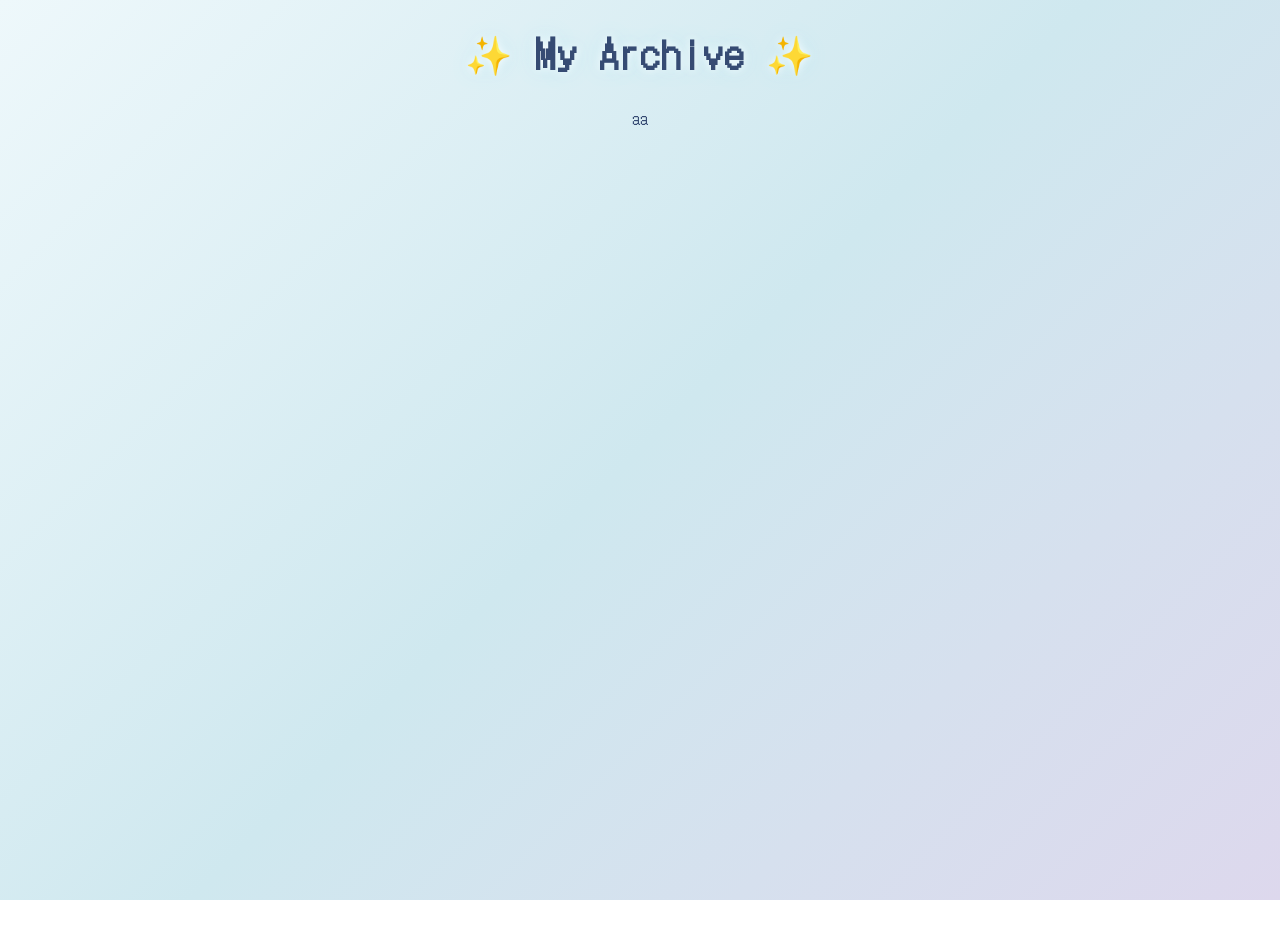
<file: index.html>
<!DOCTYPE html>
<html lang="ja">

<head>

    <meta charset="UTF-8">

    <title>My Archive</title>


    <!-- Google Fonts読み込み -->
    <!-- タイトル用：ドット風 -->
    <!-- 本文用：読みやすい丸ゴシック -->
    <link rel="preconnect" href="https://fonts.googleapis.com">
    <link rel="preconnect" href="https://fonts.gstatic.com" crossorigin>
    <link href="https://fonts.googleapis.com/css2?family=DotGothic16&family=Zen+Maru+Gothic&display=swap" rel="stylesheet">


    <!-- CSS読み込み -->
    <link rel="stylesheet" href="style.css">


</head>


<body>
    <!-- ローディング画面 -->
    <div id="loading">
        <h1>✨ My Archive ✨</h1>
        <p id="loadingText">NOW LOADING</p>
    </div>

    <!-- サイトタイトル -->
    <h1 id="title">
        My Archive
    </h1>


    <!-- サブタイトル -->
    <p>
        aa
    </p>



    <!-- カードを並べる箱 -->
    <div class="container">



        <!-- 箏曲部ページ -->
        <a href="pages/koto.html">

            <div class="card">
                <!-- カテゴリ名 -->
                <h3>
                    MUSIC
                </h3>
                <!-- 内容 -->
                <h2>
                    箏曲部
                </h2>
                <!-- 説明 -->
                <p>
                    Memory Record
                </p>
            </div>
        </a>

        <!-- ページ -->
        <a href="pages/kitchen.html">

            <div class="card">
                <h3>
                    COOKING
                </h3>
                <h2>
                    料理記録
                </h2>
                <p>
                    Record
                </p>
            </div>
        </a>

        <!-- 大学ページ -->
        <a href="pages/daigaku.html">
            <div class="card">
                <h3>
                    S
                </h3>
                <h2>
                    家事管理
                </h2>
                <p>
                    Record
                </p>
            </div>
        </a>

    </div>

    
<!-- JavaScriptファイルを読み込む -->
<script src="./script.js"></script>

</body>

</html>
</file>
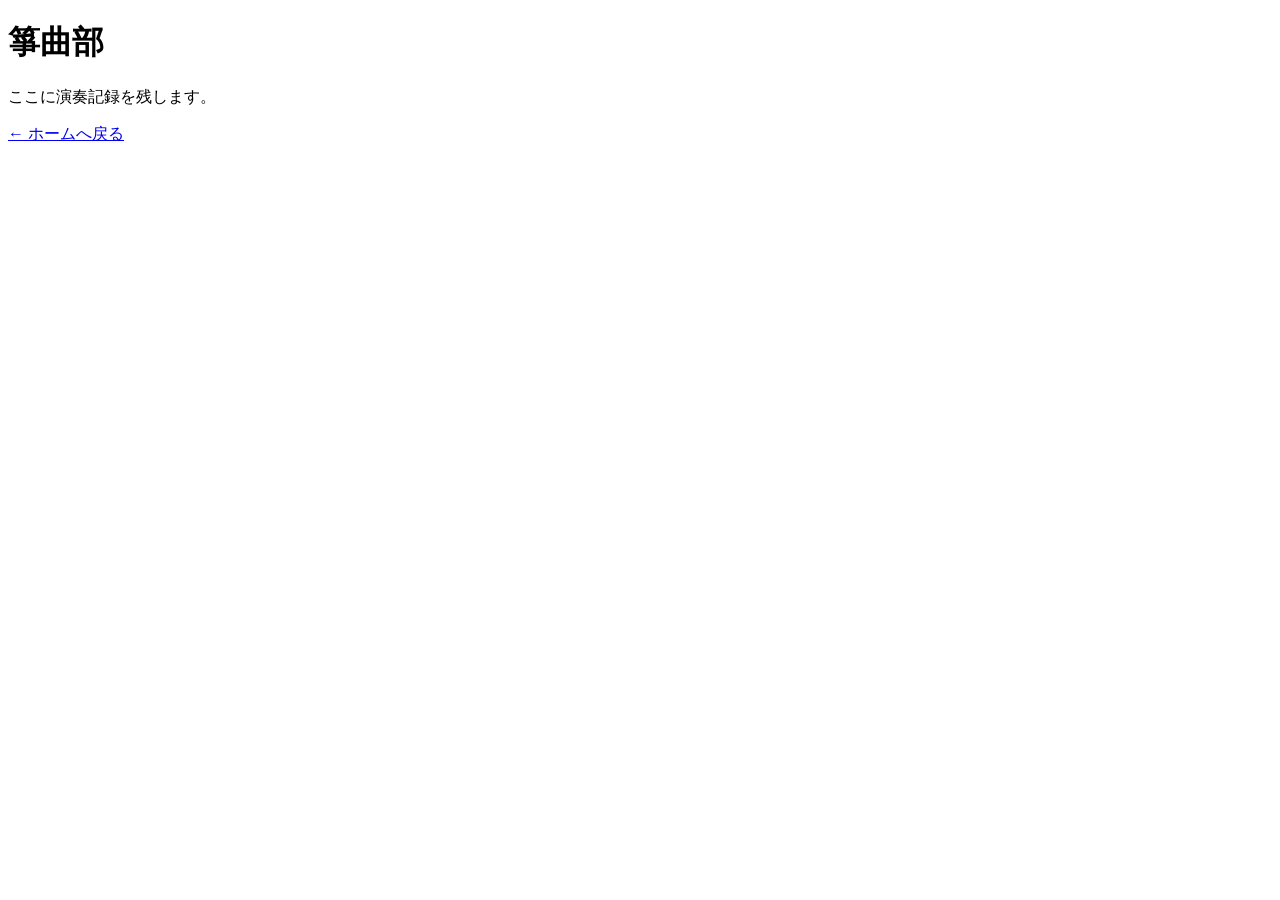
<file: pages/daigaku.html>
<!DOCTYPE html>
<html lang="ja">

<head>
    <meta charset="UTF-8">
    <title>箏曲部</title>
</head>

<body>

    <h1> 箏曲部</h1>

    <p>ここに演奏記録を残します。</p>

    <a href="../index.html">← ホームへ戻る</a>

</body>

</html>
</file>
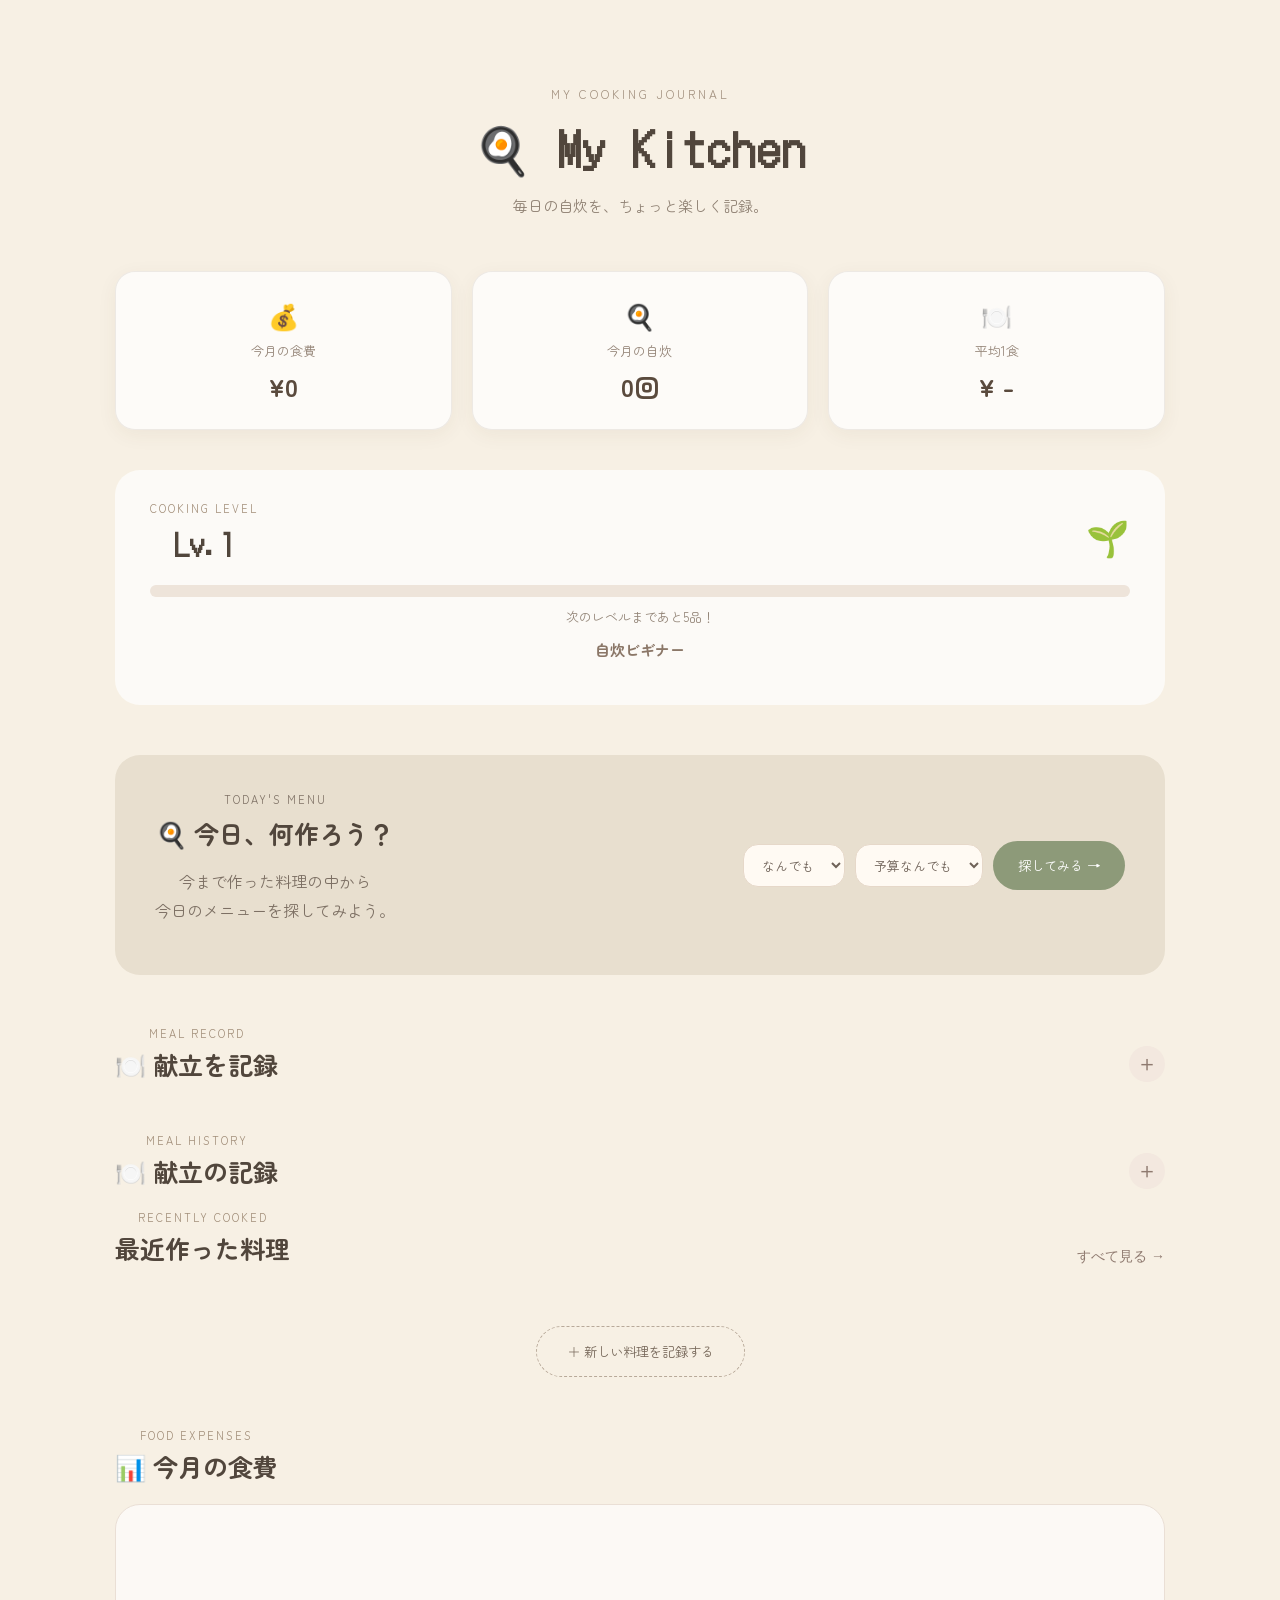
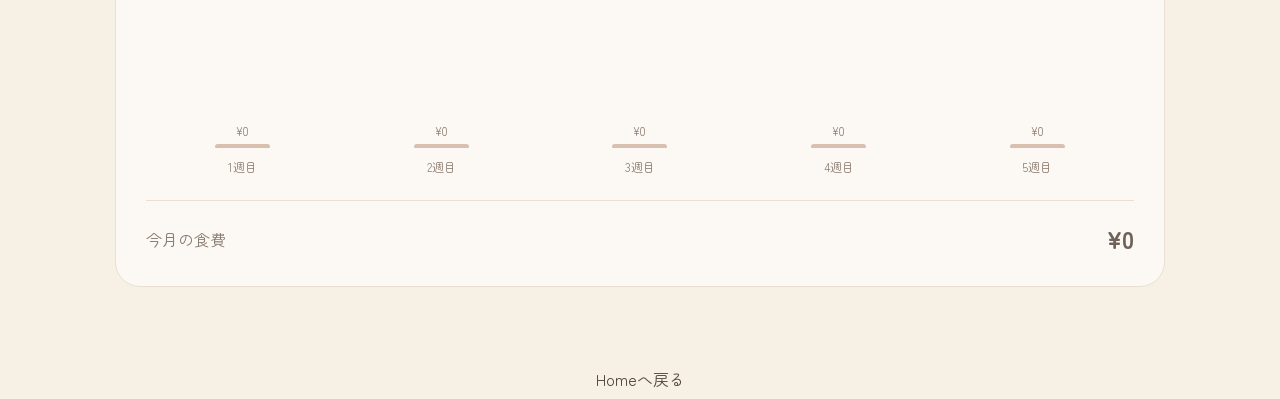
<file: pages/kitchen.html>
<!DOCTYPE html>
<html lang="ja">

<head>

    <meta charset="UTF-8">

    <meta name="viewport" content="width=device-width, initial-scale=1.0">

    <title>My Kitchen</title>

    <!-- Google Fonts -->
    <link rel="preconnect" href="https://fonts.googleapis.com">
    <link rel="preconnect" href="https://fonts.gstatic.com" crossorigin>

    <link href="https://fonts.googleapis.com/css2?family=DotGothic16&family=Zen+Maru+Gothic&display=swap" rel="stylesheet">

    <!-- CSS -->
    <link rel="stylesheet" href="../style.css">

</head>

<!-- class＝～　は～という名前を付けるという意味 -->
<body class="kitchen-page">


    <!-- ヘッダー -->
    <header class="kitchen-header">

        <p class="kitchen-small-title">
            MY COOKING JOURNAL
        </p>
        <h1>
            🍳 My Kitchen
        </h1>
        <p class="kitchen-subtitle">
            毎日の自炊を、ちょっと楽しく記録。
        </p>

    </header>


     <!-- ====================
         メイン
    ==================== -->

    <main class="kitchen-main">

        <!-- 今月のデータ -->
        <section class="kitchen-stats">

            <div class="stat-card">
                <span class="stat-icon">
                    💰
                </span>
                <p>
                    今月の食費
                </p>
                <strong>
                    ¥8,240
                </strong>
            </div>


            <div class="stat-card">
                <span class="stat-icon">
                    🍳
                </span>
                <p>
                    今月の自炊
                </p>
                <strong>
                    18回
                </strong>
            </div>


            <div class="stat-card">
                <span class="stat-icon">
                    🍽️
                </span>
                <p>
                    平均1食
                </p>
                <strong  id="averageMealPrice">
                    ¥0
                </strong>
            </div>

        </section>


        <!-- ========================================
            Cooking Level
        ======================================== -->

        <section class="level-card">

            <div class="level-header">
                <div>
                    <p class="section-label">
                        COOKING LEVEL
                    </p>
                    <!-- ★ idを追加 -->
                    <h2 id="cookingLevel">
                        Lv.1
                    </h2>
                </div>

                <!-- ★ idを追加 -->
                <span
                    class="level-icon"
                    id="levelIcon"
                >
                    🌱
                </span>
            </div>

            <!-- レベルゲージ -->
            <div class="level-bar">
                <!-- ★ idを追加 -->
                <div
                    class="level-progress"
                    id="levelProgress"
                >
                </div>
            </div>

            <!-- ★ idを追加 -->
            <p
                class="level-text"
                id="levelText"
            >
                あと5品でLv.2！
            </p>

            <!-- ========================================
                Cooking Level の称号
            ======================================== -->

            <p
                class="level-title"
                id="levelTitle"
            >
                🌱 自炊ビギナー
            </p>

        </section>



        
        <!-- ========================================
            今日何作ろう？
        ======================================== -->

        <section class="today-card">

            <!-- 左側：説明 -->
            <div>
                <!-- 小さいタイトル -->
                <p class="section-label">
                    TODAY'S MENU
                </p>
                <!-- メインタイトル -->
                <h2>
                    🍳 今日、何作ろう？
                </h2>
                <p>
                    今まで作った料理の中から<br>
                    今日のメニューを探してみよう。
                </p>
            </div>



            <!-- 右側：条件を選ぶところ -->
            <div class="menu-search">
                <!-- 分類 -->
                <select id="searchCategory">
                    <option value="all">
                        なんでも
                    </option>
                    <option value="主菜">
                        主菜
                    </option>
                    <option value="副菜">
                        副菜
                    </option>
                    <option value="ごはん">
                        ごはん
                    </option>
                    <option value="麺">
                        麺
                    </option>
                    <option value="汁物">
                        汁物
                    </option>
                    <option value="その他">
                        その他
                    </option>
                </select>

                <!-- 予算 -->
                <select id="searchPrice">
                    <option value="all">
                        予算なんでも
                    </option>
                    <option value="300">
                        300円以下
                    </option>
                    <option value="500">
                        500円以下
                    </option>
                    <option value="700">
                        700円以下
                    </option>
                </select>

                <!-- 探すボタン -->
                <button
                    class="search-button"
                    id="searchMenuButton"
                >
                    探してみる →
                </button>
            </div>
        </section>

         <!-- ========================================
                今日のおすすめ結果
            ======================================== -->

            <section
                class="menu-result"
                id="menuResult"
            >
                <!-- JavaScriptで結果を表示する -->
            </section>


        <!-- ========================================
            献立を記録する
        ======================================== -->

        <section class="meal-section">

            <!-- セクションタイトル -->
            <div class="section-title">

                <div>
                    <p class="section-label">
                        MEAL RECORD
                    </p>

                    <h2>
                        🍽️ 献立を記録
                    </h2>
                </div>

                <!-- 開閉ボタン -->
                <button
                    id="mealToggleButton"
                    class="section-toggle-button"
                >
                    ＋
                </button>

            </div>


            <!-- 献立フォーム -->
            <div
                class="meal-card is-hidden"
                id="mealForm"
            >

        


                <!-- 日付 -->
                <div class="meal-form-group">
                    <label for="mealDate">
                        📅 食べた日
                    </label>
                    <input
                        type="date"
                        id="mealDate"
                    >
                </div>

                <!-- 食事の種類 -->
                <div class="meal-form-group">

                    <label for="mealType">
                        🍴 食事
                    </label>

                    <select id="mealType">

                        <option value="">
                            選択してください
                        </option>

                        <option value="朝">
                            🌅 朝
                        </option>

                        <option value="昼">
                            ☀️ 昼
                        </option>

                        <option value="晩">
                            🌙 晩
                        </option>

                        <option value="間食">
                            🍪 間食
                        </option>

                    </select>

                </div>

                <!-- 主食 -->

                <div class="meal-form-group">
                    <label for="mealMain">
                        🍚 主食
                    </label>
                    <select id="mealMain">
                        <option value="">
                            選択してください
                        </option>
                    </select>
                </div>

                <!-- 汁物 -->

                <div class="meal-form-group">
                    <label for="mealSoup">
                        🥣 汁物
                    </label>
                    <select id="mealSoup">
                        <option value="">
                            選択してください
                        </option>
                    </select>
                </div>

                <!-- 主菜 -->

                <div class="meal-form-group">
                    <label for="mealMainDish">
                        🍳 主菜
                    </label>

                    <select id="mealMainDish">
                        <option value="">
                            選択してください
                        </option>
                    </select>
                </div>

                <!-- 副菜 -->
                <div class="meal-form-group">
                    <label for="mealSideDish">
                        🥗 副菜
                    </label>

                    <select id="mealSideDish">
                        <option value="">
                            選択してください
                        </option>
                    </select>
                </div>

                <!-- 献立を保存 -->

                <button
                    class="save-meal-button"
                    onclick="saveMeal()"
                >
                    ＋ この献立を記録する
                </button>
            </div>
        </section>


        <!-- ========================================
            保存した献立
        ======================================== -->

        <section class="saved-meals-section">

            <div class="section-title">

                <div>
                    <p class="section-label">
                        MEAL HISTORY
                    </p>

                    <h2>
                        🍽️ 献立の記録
                    </h2>
                </div>

                <!-- 開閉ボタン -->
                <button
                    id="savedMealToggleButton"
                    class="section-toggle-button"
                >
                    ＋
                </button>

            </div>


            <!-- 保存した献立 -->
            <div
                id="savedMealContent"
                class="saved-meal-content is-hidden"
            >

                <div
                    id="mealCards"
                    class="meal-cards"
                >
                </div>

            </div>

        </section>



        <!-- 最近作った料理 -->
        <section class="recent-section">
            <div class="section-title">
                <div>
                    <p class="section-label">
                        RECENTLY COOKED
                    </p>
                    <h2>
                        最近作った料理
                    </h2>
                </div>
                <button
                    id="showAllRecipesButton"
                    class="show-all-button"
                >
                    すべて見る →
                </button>
            </div>


            <!-- ここにJavaScriptで料理カードを追加する -->
            <div class="recipe-cards" id="recipeCards">
                
            </div>

        </section>

        

        <!-- 料理を追加 -->
        <section class="add-section">
            <button class="add-recipe-button">
                ＋ 新しい料理を記録する
            </button>

        </section>

        <!-- =================================
         料理を追加する入力フォーム
         ================================= -->
         <section class="recipe-form" id="recipeForm">
            <h2>
                🍳 新しい料理を記録
            </h2>

            <!-- ========================================
                料理写真
            ======================================== -->
            <div class="form-group">
                <!-- 項目名 -->
                <label for="recipeImage">
                    📷 料理の写真
                </label>
                <!-- 写真を選択 -->
                <input
                    type="file"
                    id="recipeImage"
                    accept="image/*"
                >
                <!-- 選んだ写真のプレビュー -->
                <div
                    id="imagePreview"
                    class="image-preview"
                >
                </div>
            </div>

            <!-- ==========================
                料理名
            =========================== -->
            <label>
                料理名

                <input
                    type="text"
                    id="recipeName"
                    placeholder="例：豚肉の生姜焼き"
                >
            </label>


            <!-- ==========================
             作った日
             ========================== -->
            <label>
                作った日
                <!-- 日付を入力する欄 -->
                <input
                    type="date"
                    id="recipeDate"
                >
            </label>


            <!-- ==========================
                分類
            =========================== -->

            <label>
                分類

                <select id="recipeCategory">
                    <option value="主菜">
                        主菜
                    </option>
                    <option value="副菜">
                        副菜
                    </option>
                    <option value="主食">
                        主食
                    </option>
                    <option value="汁物">
                        汁物
                    </option>
                    <option value="その他">
                        その他
                    </option>

                </select>

            </label>



            <!-- ==========================
                材料費
            =========================== -->

            <label>
                材料費

                <input
                    type="number"
                    id="recipePrice"
                    placeholder="例：740"
                    min="0"
                >
                円
            </label>



            <!-- ==========================
                何食分？
            =========================== -->

            <label>
                何食分？

                <input
                    type="number"
                    id="recipeServings"
                    placeholder="例：4"
                    min="1"
                >

                食
            </label>



            <!-- ==========================
                1食あたりの値段
            =========================== -->

            <div class="price-result">

                <p>
                    💰 1食あたり
                </p>

                <strong id="pricePerMeal">
                    ¥ -
                </strong>

            </div>



            <!-- ==========================
                総合評価
            =========================== -->

            <label>
                総合評価

                <select id="recipeRating">

                    <option value="5">
                        ★★★★★
                    </option>

                    <option value="4">
                        ★★★★☆
                    </option>

                    <option value="3">
                        ★★★☆☆
                    </option>

                    <option value="2">
                        ★★☆☆☆
                    </option>

                    <option value="1">
                        ★☆☆☆☆
                    </option>

                </select>

            </label>



            <!-- ==========================
                メモ
            =========================== -->

            <label>
                メモ
                <textarea
                    id="recipeMemo"
                    placeholder="味や次回作るときのメモなど"
                ></textarea>

            </label>



            <!-- ==========================
                保存ボタン
            =========================== -->

            <button id="saveRecipeButton">
                保存する
            </button>

    </section>

    <!-- ========================================
            今月の食費グラフ
        ======================================== -->

        <section class="food-chart-section">

            <!-- セクションタイトル -->
            <div class="section-title">

                <div>

                    <!-- 小さいタイトル -->
                    <p class="section-label">
                        FOOD EXPENSES
                    </p>

                    <!-- メインタイトル -->
                    <h2>
                        📊 今月の食費
                    </h2>

                </div>

            </div>



            <!-- グラフを入れる箱 -->
            <div class="food-chart-card">

                <!-- グラフ -->
                <div
                    class="food-chart"
                    id="foodChart"
                >
                    <!-- JavaScriptで棒グラフを作る -->
                </div>


                <!-- 今月の合計 -->
                <div class="food-chart-total">

                    <span>
                        今月の食費
                    </span>

                    <strong id="chartTotal">
                        ¥0
                    </strong>

                </div>

            </div>

        </section>

</main>
    <a href="../index.html">
        Homeへ戻る
    </a>

<!-- JavaScriptを読み込む -->
<script src="../script.js"></script>

</body>

</html>
</file>
<file: style.css>
/* =========================
   ページ全体
========================= */

body{
    /* 本文用フォント */
    font-family:"DotGothic16", sans-serif;
    /* 中央寄せ */
    text-align:center;
    /* 画面いっぱい表示 */
    min-height:100vh;

    /*空→海のグラデーション*/
    background:
    linear-gradient(
        135deg,
        #eef8fb 0%,
        #cfe8ef 50%,
        #ddd8ed 100%
    );
    background-attachment:fixed;
    /* 基本文字色 */
    color:#364b73;
}



/* =========================
   タイトル
========================= */
h1{
    /* ゲームタイトル風 */
    font-family:"DotGothic16", sans-serif;
    font-size:38px;
    letter-spacing:2px;
    /*水晶っぽい光*/
    text-shadow:
    0 0 10px white,
    0 0 20px #b9e9f5;
}



/* =========================
   カード配置
========================= */
.container{
    /* 横並び */
    display:flex;
    /* 中央寄せ */
    justify-content:center;
    /* カード間の距離 */
    gap:30px;
    margin-top:50px;
}



/* =========================
   カード
========================= */
.card{
    /* カードサイズ */
    width:180px;
    /* 高さ */
    min-height:120px;
    /* 内側余白 */
    padding:25px;
    /*半透明ガラス*/
    background:
    rgba(
        255,
        255,
        255,
        0.35
    );

    /* 白い枠 */
    border:
    1px solid
    rgba(
        255,
        255,
        255,
        0.7
    );

    /* 角丸 */
    border-radius:20px;

    /*背景をぼかすガラス風*/
    backdrop-filter:blur(12px);


    /*光る影*/
    box-shadow:
    0 0 25px
    rgba(
        255,
        255,
        255,
        0.5
    );

    /* 動きを滑らかに */
    transition:0.3s;
}



/* =========================
   リンク設定
========================= */
/*aタグの青色・下線を消す*/
a{
    text-decoration:none;
    color:inherit;
}


/* =========================
   カード文字
========================= */
/*英語カテゴリ*/
.card h3{
    /* 文字間隔 */
    letter-spacing:3px;
    /* 少し薄く */
    opacity:0.7;
    font-family:"DotGothic16", sans-serif;
    font-size:20px;
    font-weight:600;
}

/*メインタイトル*/
.card h2{
    /* ドット風 */
    font-family:"Zen Maru Gothic", sans-serif;
    font-size:20px;
}


/* =========================
   カード操作
========================= */
/*マウスを置いた時*/
.card:hover{
    /* 少し浮く */
    transform:translateY(-10px);
    /*光を強くする*/
    box-shadow:
    0 0 35px
    rgba(
        120,
        220,
        255,
        0.8
    );
}


/* =========================
   ローディング画面
========================= */

#loading{
    position:fixed;
    top:0;
    left:0;
    width:100%;
    height:100%;
    background:linear-gradient(
        180deg,
        #dff6ff,
        #9fd8ef,
        #6aaed6
    );

    display:flex;

    flex-direction:column;
    justify-content:center;
    align-items:center;
    z-index:9999;
    transition:opacity 2s;
}


/* 消えるとき */
#loading.hide{
    opacity:0;
    pointer-events:none;
}




/* =========================
   カード登場アニメーション
========================= */

/* 最初は見えない */
.card{
    opacity:0;
    transform:translateY(30px);
}

/* JavaScriptがshowを付けると表示 */
.card.show{
    opacity:1;
    transform:translateY(0);
}




/* =========================
   キラキラ
========================= */

.sparkle{

    position:fixed;

    width:8px;
    height:8px;

    border-radius:50%;

    background:white;

    box-shadow:

        0 0 10px white,

        0 0 20px #9fe8ff;

    pointer-events:none;

    animation:float 6s linear forwards;

}



@keyframes float{
    from{
        transform:translateY(0);
        opacity:0;
    }
    20%{
        opacity:1;
    }
    to{
        transform:
        translateY(-200px)
        translateX(40px);
        opacity:0;
    }

}


/* =========================
   泡
========================= */

.bubble{
    position:fixed;
    border-radius:50%;
    background:rgba(255,255,255,0.18);
    border:1px solid rgba(255,255,255,0.6);
    backdrop-filter:blur(2px);
    pointer-events:none;
    animation:bubbleFloat 8s linear forwards;
}


/* 泡の動き */
@keyframes bubbleFloat{
    from{
        transform:translateY(0);
        opacity:0;
    }
    20%{
        opacity:0.8;
    }
    to{
        transform:
            translateY(-700px)
            translateX(40px);
        opacity:0;
    }

}

/* =========================
   箏曲カード
========================= */
.music-container{
    display:flex;
    justify-content:center;
    gap:30px;
    flex-wrap:wrap;
}

.music-card{
    width:300px;
    padding:25px;
    background:
    rgba(
    255,
    255,
    255,
    0.35
    );

    border-radius:25px;
    backdrop-filter:blur(10px);
    box-shadow:
    0 0 25px rgba(255,255,255,0.5);
    transition:0.3s;
}

.music-card:hover{
    transform:translateY(-5px);
}

.music-card h2{
    font-family:"DotGothic16";
}


/* =========================
   アルバムジャケット
========================= */
.album-card{
    width:280px;
    padding:20px;
    background:
    rgba(
    255,
    255,
    255,
    0.45
    );

    border-radius:25px;
    backdrop-filter:blur(10px);
    box-shadow:
    0 0 25px rgba(255,255,255,0.5);
    transition:0.3s;
}

.album-cover{
    position:relative;
}

/* ジャケット画像 */
.jacket{
    width:100%;
    height:280px;
    object-fit:cover;
    border-radius:20px;
}


/* ホバー */
.album-card:hover{
    transform:translateY(-10px);
    box-shadow:
    0 0 40px rgba(255,255,255,0.8);
}


/* 再生中 */
.album-card.playing{
    box-shadow:
    0 0 40px #a1f6e3,
    0 0 70px #ccd0ee;
    transform:translateY(-10px);
}



/* =========================
   Koto Timeline
========================= */

.timeline-section{
    margin-top:130px;
}

.timeline{
    width:1000px;
    max-width:90%;
    margin:70px auto;
    position:relative;
}


/* 真ん中の線 */
.timeline::before{
    content:"";
    position:absolute;
    left:180px;
    top:0;
    bottom:0;
    width:2px;
    background:
    rgba(
    255,
    255,
    255,
    0.7
    );
}

/* 1つ分 */
.timeline-item{
    display:flex;
    align-items:center;
    margin-bottom:65px;
}

/* 年 */
.timeline-year{
    width:150px;
    flex-shrink:0;
    font-family:"DotGothic16";
    font-size:32px;
    opacity: 0.55;
    text-align:right;
}


/* 内容 */
.timeline-content{
    position:relative;
    margin-left:75px;
    padding:5px 0;
}



/* カード */
.timeline-card{
    position:relative;
    width:500px;
    padding:18px 22px;
    background:
    rgba(
    255,
    255,
    255,
    0.20
    );

    border:
    1px solid
    rgba(
    255,
    255,
    255,
    0.5
    );

    border-radius:18px;
    backdrop-filter:blur(10px);
    box-shadow:
    0 0 15px
    rgba(
    255,
    255,
    255,
    0.25
    );

    transition:0.3s;
}



/* カードの丸 */
.timeline-card::before{
    content:"";
    position:absolute;
    left:-20px;
    top:50%;
    width:12px;
    height:12px;
    background:white;
    border-radius:50%;
    transform:translateY(-50%);
    box-shadow:
    0 0 12px white,
    0 0 25px rgba(255,255,255,0.9);
}


/* 曲名 */
.timeline-content h3{
    margin:0;
    font-family:"Zen Maru Gothic", sans-serif;
    font-size:21px;
    font-weight:600;
}


/* 一言 */
.timeline-content p{
    margin:6px 0 0;
    font-size:14px;
    opacity:0.65;
}



/* ホバー */
.timeline-card:hover{
    transform:translateY(-5px);
    box-shadow:
    0 0 30px
    rgba(255, 255, 255, 0.6);
}


/* カードタイトル */
.timeline-card h3{
    margin:0 0 5px;
    font-family:"DotGothic16";
    font-size:15px;
}

/* コメント */
.timeline-card p{
    margin:0;
    font-size:14px;
    opacity:0.8;
}





/* 思い出文章 */
.memory-text{
    margin-top:20px;
    padding:15px;
    background:
    rgba(
    255,
    255,
    255,
    0.3
    );
    border-radius:15px;
    line-height:1.8;
    display:none;
}

/* ボタン */
.memory-button{
    margin-top:15px;
    padding:10px 25px;
    border:none;
    border-radius:20px;
    background:#f2def5cb;
    color:#364b73;
    cursor:pointer;
    white-space:nowrap;
}

/* 写真*/
.timeline-photo{
    width:100%;
    height:170px;
    object-fit:cover;
    border-radius:16px;
    margin:8px 0 12px;
    box-shadow:
    0 0 12px
    rgba(
        255,
        255,
        255,
        0.4
    );
}

/* 音源*/
.timeline-music{
    margin-top:12px;
    padding:10px 12px;
    background:
    rgba(
        255,
        255,
        255,
        0.22
    );
    border-radius:13px;
}
.timeline-music p{
    margin:0 0 6px;
    font-size:14px;
}


.timeline-music audio{
    width:100%;
    height:35px;
}







/* =====================================
   My Kitchen
===================================== */

/* ページ全体 */
/* class=~ で名付けたkitchen-page↓*/
.kitchen-page {
    background: #f7f0e4;
    color: #51463c;
    font-family: "Zen Maru Gothic", sans-serif;
}

/* ヘッダー */
.kitchen-header {
    /* 文字を中央揃えにする */
    text-align: center;
    /* 上・左右・下の余白を作る */
    padding: 65px 20px 40px;
}

.kitchen-small-title {
    font-size: 12px;
    letter-spacing: 3px;
    color: #a18f7d;
    margin-bottom: 12px;
}

.kitchen-header h1 {
    font-family: "DotGothic16", sans-serif;
    font-size: 46px;

    color: #51463c;

    text-shadow: none;
    filter: none;

    margin: 0 0 12px;
}

.kitchen-subtitle {
    color: #8f8173;
    font-size: 15px;
}

/* メイン */
.kitchen-main {
    width: 90%;
    max-width: 1050px;
    margin: 0 auto 80px;
}



/* =====================================
   今月のデータ
===================================== */
.kitchen-stats {
    display: grid;
    grid-template-columns: repeat(3, 1fr);
    gap: 20px;
    margin-bottom: 25px;
}

.stat-card {
    background: rgba(255, 255, 255, 0.75);
    border: 1px solid rgba(120, 100, 80, 0.12);
    border-radius: 20px;
    padding: 25px;
    text-align: center;
    box-shadow:
        0 5px 20px rgba(80, 60, 40, 0.06);
}

.stat-icon {
    font-size: 25px;
}

.stat-card p {
    font-size: 13px;
    color: #948477;

    margin: 8px 0;
}

.stat-card strong {
    font-size: 25px;
    color: #5a4a3d;
}



/* =====================================
   今日何作ろう？
===================================== */
.today-card {
    background: #e8dfcf;
    border-radius: 25px;
    padding: 35px 40px;
    display: flex;
    justify-content: space-between;
    align-items: center;
    margin-bottom: 25px;
}

.section-label {
    font-size: 11px;
    letter-spacing: 2px;
    color: #a18d78;
    margin: 0 0 5px;
}


.today-card h2 {
    font-size: 25px;
    margin: 5px 0 10px;
}


.today-card p {
    color: #7d7064;
    line-height: 1.8;
}


.search-button {
    border: none;
    background: #8d9a79;
    color: white;
    padding: 15px 25px;
    border-radius: 30px;
    font-family: "Zen Maru Gothic", sans-serif;
    cursor: pointer;
    transition: 0.2s;
}


.search-button:hover {
    transform: translateY(-3px);
    box-shadow:
        0 7px 15px rgba(70, 70, 50, 0.15);
}



/* =====================================
   Cooking Level
===================================== */

.level-card {
    background: rgba(255, 255, 255, 0.7);
    border-radius: 25px;
    padding: 30px 35px;
    margin-top: 40px;
    margin-bottom: 50px;
}

.level-header {
    display: flex;
    justify-content: space-between;
    align-items: center;
}


.level-card h2 {
    font-family: "DotGothic16", sans-serif;
    font-size: 30px;
    margin: 5px 0;
}


.level-icon {
    font-size: 35px;
}


.level-bar {
    width: 100%;
    height: 10px;
    background: #e5ded4;
    border-radius: 10px;
    overflow: hidden;
    margin-top: 15px;
}


.level-progress {
    width: 80%;
    height: 100%;
    background: #a5ad8d;
    border-radius: 10px;
}


.level-text {
    color: #938578;
    font-size: 13px;
    margin-top: 10px;
}



/* =====================================
   最近作った料理
===================================== */

.recent-section {
    margin-bottom: 40px;
}


.section-title {
    display: flex;
    justify-content: space-between;
    align-items: end;
    margin-bottom: 20px;
}


.section-title h2 {
    font-size: 25px;
    margin: 5px 0 0;
}


.section-title a {
    color: #8d9a79;
    text-decoration: none;
    font-size: 13px;
}



/* 料理カード */
.recipe-cards {
    display: grid;
    grid-template-columns:
        repeat(3, 1fr);
    gap: 20px;
}


.recipe-card {
    background: white;
    padding: 16px;
    border-radius: 18px;
    overflow: hidden;
    box-shadow:
        0 5px 20px rgba(80, 60, 40, 0.07);
    transition: 0.25s;
}


.recipe-card:hover {
    transform: translateY(-5px);
    box-shadow:
        0 10px 25px rgba(80, 60, 40, 0.12);
}


.recipe-image {
    height: 150px;
    background: #eee5d8;
    display: flex;
    align-items: center;
    justify-content: center;
    font-size: 55px;
}


.recipe-info {
    padding: 20px;
}


.recipe-info h3 {
    margin: 0 0 8px;
    font-size: 19px;
}


.recipe-info p {
    color: #9a8d81;
    font-size: 12px;
    margin-bottom: 12px;
}


.recipe-info strong {
    display: block;
    color: #665548;
    margin-bottom: 8px;
}


.recipe-info span {
    font-size: 14px;
    letter-spacing: 2px;
}



/* =====================================
   料理追加ボタン
===================================== */

.add-section {
    text-align: center;
    margin-top: 40px;
}

.add-recipe-button {
    border: 1px dashed #b8a999;
    background: transparent;
    color: #766759;
    padding: 15px 30px;
    border-radius: 30px;
    font-family: "Zen Maru Gothic", sans-serif;
    cursor: pointer;
    transition: 0.2s;
}

.add-recipe-button:hover {
    background: white;
    transform: translateY(-2px);
}




/* =====================================
   料理追加フォーム
===================================== */
/* フォーム全体 */
.recipe-form {
    /* 最初は表示しない */
    display: none;
    /* 白っぽい背景 */
    background: rgba(255, 255, 255, 0.8);
    /* 角を丸くする */
    border-radius: 25px;
    /* 内側の余白 */
    padding: 35px;
    /* 上との距離 */
    margin-top: 30px;
    /* フォームの幅 */
    max-width: 600px;
    /* 左右中央にする */
    margin-left: auto;
    margin-right: auto;
    /* 影 */
    box-shadow:
        0 5px 20px rgba(80, 60, 40, 0.08);
}


/* フォームのタイトル */
.recipe-form h2 {
    /* 上の余白をなくす */
    margin-top: 0;
    /* 下に少し余白 */
    margin-bottom: 25px;
}


/* ラベル */
.recipe-form label {
    /* 縦に並べる */
    display: block;
    /* 下に余白 */
    margin-bottom: 18px;
    /* 文字を少し小さく */
    font-size: 14px;
}


/* 入力欄 */
.recipe-form input {
    /* 横幅いっぱい */
    width: 100%;
    /* box-sizingについては後で説明するよ */
    box-sizing: border-box;
    /* 内側の余白 */
    padding: 12px 15px;
    /* 上の文字との距離 */
    margin-top: 7px;
    /* 枠線 */
    border: 1px solid #ded4c8;
    /* 角丸 */
    border-radius: 12px;
    /* 背景 */
    background: #fffdf9;
    /* フォント */
    font-family: "Zen Maru Gothic", sans-serif;
}


/* 保存ボタン */
#saveRecipeButton {
    /* 枠線なし */
    border: none;
    /* ボタンの色 */
    background: #8d9a79;
    /* 文字色 */
    color: white;
    /* 内側の余白 */
    padding: 12px 30px;
    /* 丸いボタン */
    border-radius: 25px;
    /* マウスを乗せたとき指にする */
    cursor: pointer;
    /* フォント */
    font-family: "Zen Maru Gothic", sans-serif;
}



/* =====================================
   料理フォーム追加部分
===================================== */


/* 分類・評価の選択ボックス */

.recipe-form select {

    /* 横幅いっぱい */
    width: 100%;
    /* 枠からはみ出さないようにする */
    box-sizing: border-box;
    /* 内側の余白 */
    padding: 12px 15px;
    /* 上の文字との距離 */
    margin-top: 7px;
    /* 枠線 */
    border: 1px solid #ded4c8;
    /* 角を丸くする */
    border-radius: 12px;
    /* 背景色 */
    background: #fffdf9;
    /* フォント */
    font-family: "Zen Maru Gothic", sans-serif;
    /* 文字サイズ */
    font-size: 14px;
}



/* 1食あたりの結果 */

.price-result {
    /* 少し目立つ背景 */
    background: #f0eadf;
    /* 角丸 */
    border-radius: 15px;
    /* 内側の余白 */
    padding: 15px 20px;
    /* 上下の余白 */
    margin: 20px 0;
    /* 中央揃え */
    text-align: center;
}


.price-result p {
    /* 文字を小さく */
    font-size: 13px;
    /* 色 */
    color: #8d7e70;
    /* 余白 */
    margin: 0 0 5px;

}


.price-result strong {

    /* 値段を大きく */
    font-size: 24px;

    /* 色 */
    color: #625345;

}



/* メモ欄 */

.recipe-form textarea {
    /* 横幅 */
    width: 100%;
    /* 枠からはみ出さない */
    box-sizing: border-box;
    /* 高さ */
    min-height: 100px;
    /* 内側の余白 */
    padding: 12px 15px;
    /* 上との距離 */
    margin-top: 7px;
    /* 枠線 */
    border: 1px solid #ded4c8;
    /* 角丸 */
    border-radius: 12px;
    /* 背景 */
    background: #fffdf9;
    /* フォント */
    font-family: "Zen Maru Gothic", sans-serif;
    /* 文字サイズ */
    font-size: 14px;
    /* 縦方向だけサイズ変更可能 */
    resize: vertical;

}




/* =====================================
   料理削除ボタン
===================================== */

.delete-recipe-button {
    /* ボタンの背景 */
    background: #f3e9e1;
    /* 枠線をなくす */
    border: none;
    /* 文字色 */
    color: #8c7465;
    /* 内側の余白 */
    padding: 7px 12px;
    /* 角を丸くする */
    border-radius: 15px;
    /* 上との距離 */
    margin-top: 12px;
    /* マウスを乗せたとき指にする */
    cursor: pointer;
    /* フォント */
    font-family: "Zen Maru Gothic", sans-serif;
    /* 文字サイズ */
    font-size: 12px;

}


/* マウスを乗せたとき */

.delete-recipe-button:hover {

    /* 少し濃くする */
    background: #e9d8cc;

}


/* ========================================
   今日何作ろう？
======================================== */

/* 条件を選ぶ部分 */
.menu-search {
    /* 縦ではなく横に並べる */
    display: flex;
    /* 要素同士の間隔 */
    gap: 10px;
    /* 縦方向を中央にする */
    align-items: center;
}


/* セレクトボックス */
.menu-search select {
    /* 背景 */
    background: #fffaf3;
    /* 枠線 */
    border: 1px solid #e6d8c9;
    /* 角を丸くする */
    border-radius: 15px;
    /* 内側の余白 */
    padding: 10px 14px;
    /* フォント */
    font-family:
        "Zen Maru Gothic",
        sans-serif;
    /* 文字サイズ */
    font-size: 13px;
    /* 文字色 */
    color: #6f6258;
    /* マウスを乗せたら指 */
    cursor: pointer;
}


/* ========================================
   検索結果
======================================== */

.menu-result {
    /* 上との距離 */
    margin-top: 30px;
    
}

/* 検索結果のカード */
.menu-result-card {
    /* 背景 */
    background: rgba(255, 255, 255, 0.75);
    /* 枠線 */
    border: 1px solid #eadfd5;
    /* 角を丸くする */
    border-radius: 20px;
    /* 内側の余白 */
    padding: 20px;
    /* 文字 */
    color: #6f6258;
    /* 横幅 */
    max-width: 500px;
}


/* 料理名 */
.menu-result-card h3 {
    /* 上の余白をなくす */
    margin-top: 0;
    /* 文字サイズ */
    font-size: 20px;
}


/* 1食あたりの値段 */
.menu-result-price {
    /* 太字 */
    font-weight: bold;
    /* 少し大きく */
    font-size: 18px;
}


/* 結果がない場合 */
.no-result {
    /* 文字を中央 */
    text-align: center;
    /* 文字色 */
    color: #9b8d82;
    /* 内側の余白 */
    padding: 20px;
}




/* ========================================
   今月の食費グラフ
======================================== */

.food-chart-section {
    /* 上との距離 */
    margin-top: 50px;
}


/* グラフ全体のカード */
.food-chart-card {

    /* 背景 */
    background: rgba(255, 255, 255, 0.65);
    /* 枠線 */
    border: 1px solid #eadfd5;
    /* 角を丸くする */
    border-radius: 25px;
    /* 内側の余白 */
    padding: 30px;
}


/* ========================================
   グラフ
======================================== */

.food-chart {
    /* 棒を横に並べる */
    display: flex;
    /* 下側をそろえる */
    align-items: flex-end;
    /* 棒同士の間隔 */
    gap: 25px;
    /* グラフの高さ */
    height: 220px;
    /* 下の余白 */
    padding: 20px 10px 0;
}


/* ========================================
   棒グラフの1本
======================================== */

.food-bar-container {

    /* 横幅 */
    flex: 1;

    /* グラフの下側にそろえる */
    height: 100%;

    /* 縦方向に配置 */
    display: flex;

    flex-direction: column;

    /* 下にそろえる */
    justify-content: flex-end;

    /* 中央揃え */
    align-items: center;

}


/* 棒 */

.food-bar {

    /* 横幅 */
    width: 55px;

    /* 最低限の高さ */
    min-height: 4px;

    /* 棒の角を丸く */
    border-radius: 12px 12px 5px 5px;

    /* 背景 */
    background: #d8bfae;

    /* アニメーション */
    transition: 0.3s;

}


/* マウスを乗せたとき */

.food-bar:hover {

    /* 少し上に動かす */
    transform: translateY(-5px);

}


/* ========================================
   週の名前
======================================== */

.food-week-label {

    /* 上との距離 */
    margin-top: 10px;

    /* 文字サイズ */
    font-size: 12px;

    /* 文字色 */
    color: #8c7b70;

}


/* ========================================
   金額
======================================== */

.food-bar-price {

    /* 棒の上との距離 */
    margin-bottom: 5px;

    /* 文字サイズ */
    font-size: 11px;

    /* 文字色 */
    color: #8c7b70;

}


/* ========================================
   今月の合計
======================================== */
.food-chart-total {
    /* 上との距離 */
    margin-top: 25px;
    /* 上に線 */
    border-top: 1px solid #eadfd5;
    /* 上下の余白 */
    padding-top: 20px;
    /* 横並び */
    display: flex;
    /* 左右に分ける */
    justify-content: space-between;
    /* 中央揃え */
    align-items: center;
}


.food-chart-total span {
    /* 文字色 */
    color: #8c7b70;
}

.food-chart-total strong {
    /* 金額を大きく */
    font-size: 24px;
    /* 文字色 */
    color: #6f6258;
}




/* ========================================
   Cooking Level
======================================== */


/* レベルゲージの外側 */
.level-bar {
    /* 横幅いっぱい */
    width: 100%;
    /* ゲージの高さ */
    height: 12px;
    /* 背景 */
    background: #eee4da;
    /* 丸くする */
    border-radius: 20px;
    /* はみ出した部分を隠す */
    overflow: hidden;

}


/* 実際に進む部分 */
.level-progress {
    /* 最初の幅 */
    width: 0%;
    /* 高さ */
    height: 100%;
    /* 背景 */
    background: #c8b59f;
    /* 丸くする */
    border-radius: 20px;
    /* なめらかに伸びる */
    transition: width 0.6s ease;

}




/* ========================================
   料理写真
======================================== */
/* 写真プレビューの場所 */
.image-preview {
    width: 100%;
    overflow: hidden;
    border-radius: 14px;
    margin-top: 5px;
    margin-bottom: 5px;
}

/* プレビュー画像 */
.image-preview img {
    /* 横幅 */
    width: 100px;
    /* 高さ */
    height: 100px;
    /* 枠からはみ出さない */
    object-fit: cover;
    /* 角を丸くする */
    border-radius: 18px;
    /* 枠線 */
    border: 1px solid #eadfd5;
}






/* ========================================
   料理カードの写真
======================================== */
.recipe-image {
    /* 横幅いっぱい */
    width: 100%;
    /* 写真の高さ */
    height: 180px;
    /* はみ出した部分を隠す */
    overflow: hidden;
    /* 上の角を丸くする */
    border-radius: 18px 18px 0 0;
}

/* 実際の画像 */
.recipe-image img {
    /* カードいっぱいにする */
    width: 100%;
    height: 100%;
    /* 写真の比率を保ちながら切り抜く */
    object-fit: cover;
}




/* ========================================
   Cooking Level の称号
======================================== */
.level-title {
    /* 上との距離 */
    margin-top: 8px;
    /* 文字サイズ */
    font-size: 15px;
    /* 少し太くする */
    font-weight: bold;
    /* 文字色 */
    color: #8b7768;

}




/* ========================================
   献立記録
======================================== */
/* セクション */
.meal-section {
    /* 上との距離 */
    margin-top: 50px;
}

/* 献立フォームのカード */
.meal-card {
    /* 背景 */
    background: rgba(255, 255, 255, 0.7);
    /* 枠線 */
    border: 1px solid #eadfd5;
    /* 角を丸くする */
    border-radius: 25px;
    /* 内側の余白 */
    padding: 30px;
}

/* 入力項目 */
.meal-form-group {
    /* 下との距離 */
    margin-bottom: 20px;
}

/* ラベル */
.meal-form-group label {
    /* ブロック表示 */
    display: block;
    /* 下との距離 */
    margin-bottom: 8px;
    /* 文字を少し太く */
    font-weight: bold;
    /* 色 */
    color: #77685e;
}

/* セレクトボックス */
.meal-form-group select,
.meal-form-group input {
    /* 横幅 */
    width: 100%;
    /* 内側の余白 */
    padding: 12px 15px;
    /* 枠 */
    border: 1px solid #e5d8cd;
    /* 角 */
    border-radius: 12px;
    /* 背景 */
    background: #fffdf9;
    /* 文字 */
    font-family: inherit;
    /* 文字サイズ */
    font-size: 14px;
}

/* 保存ボタン */
.save-meal-button {
    /* 横幅 */
    width: 100%;
    /* 内側の余白 */
    padding: 14px;
    /* 枠を消す */
    border: none;
    /* 角 */
    border-radius: 15px;
    /* 背景 */
    background: #d8bfae;
    /* 文字 */
    color: white;
    /* 文字サイズ */
    font-size: 15px;
    /* 太字 */
    font-weight: bold;
    /* マウス */
    cursor: pointer;
    /* アニメーション */
    transition: 0.2s;
}

/* マウスを乗せたとき */
.save-meal-button:hover {
    transform: translateY(-2px);

}




/* ========================================
   献立一覧
======================================== */
.saved-meals-section {
    /* 上との距離 */
    margin-top: 50px;
}

/* 献立カードを並べる場所 */
.meal-cards {
    /* 縦に並べる */
    display: grid;
    grid-template-columns:
        repeat(3, 1fr);
    /* カード同士の間 */
    gap: 18px;
}

/* 献立カード */
.saved-meal-card {
    /* 背景 */
    background: #fffdf9;
    /* 枠線 */
    border: 1px solid #eadfd5;
    /* 角 */
    border-radius: 18px;
    /* 内側 */
    padding: 18px;
    /* 影 */
    box-shadow:
        0 5px 15px rgba(100, 80, 60, 0.06);
}

/* 日付 */
.meal-date {
    /* 文字サイズ */
    font-size: 13px;
    /* 色 */
    color:  #888;
    /* 下との距離 */
    margin-bottom: 12px;
}

/* 献立名 */
.meal-menu {
    /* 文字サイズ */
    font-size: 17px;
    /* 太字 */
    font-weight: bold;
    /* 色 */
    color: #66564c;
    margin: 8px 0;
}

/* 料理を並べる場所 */
.meal-dishes {
    /* 上との距離 */
    margin-top: 15px;
    /* 縦に並べる */
    display: flex;
    flex-direction: column;
    gap: 8px;
    line-height: 1.7;
}


/* 料理1つ */

.meal-dish {
    /* 横並び */
    display: flex;
    justify-content: space-between;
    /* 内側 */
    padding: 8px 0;
    /* 下線 */
    border-bottom:
        1px dashed #e5d8cd;
    font-size: 14px;
}


/* 値段 */
.meal-price {
    /* 太字 */
    font-weight: bold;
    /* 色 */
    color: #a8755c;
    font-size: 18px;
}

/* 合計金額 */
.meal-total {
    /* 上との距離 */
    margin-top: 18px;
    /* 文字を右寄せ */
    text-align: right;
    /* 太字 */
    font-weight: bold;
    /* 文字サイズ */
    font-size: 18px;
    /* 色 */
    color: #765a4c;

}




/* ========================================
   献立カード下部
======================================== */

.meal-bottom {
    display: flex;
    justify-content: space-between;
    align-items: center;
    margin-top: 15px;
}


/* 合計金額 */

.meal-total {
    font-size: 18px;
    font-weight: bold;
}


/* 献立削除ボタン */

.delete-meal-button {
    border: none;
    background: transparent;
    color: #999;
    cursor: pointer;
    font-size: 13px;
}


.delete-meal-button:hover {
    color: #d66;
}





@media (max-width: 700px) {
    .meal-cards {
        grid-template-columns: 1fr;
    }
}

@media (max-width: 700px) {
    .recipe-cards {
        grid-template-columns: 1fr;
    }
}




/* ========================================
   最近作った料理
   すべて見るボタン
======================================== */

.show-all-button {
    border: none;
    background: none;

    padding: 0;

    color: #8f7a70;

    font-size: 14px;

    cursor: pointer;
}


.show-all-button:hover {
    opacity: 0.7;
}

/* ========================================
   折りたたみ 共通
======================================== */

.section-toggle-button {
    width: 36px;
    height: 36px;

    border: none;
    border-radius: 50%;

    background: #f3e8df;
    color: #8f7a70;

    font-size: 22px;
    font-weight: 300;

    cursor: pointer;

    display: flex;
    align-items: center;
    justify-content: center;

    transition: 0.2s;
}


.section-toggle-button:hover {
    transform: scale(1.08);
    background: #eadbd0;
}


/* ========================================
   折りたたみ状態
======================================== */

.is-hidden {
    display: none;
}
</file>
